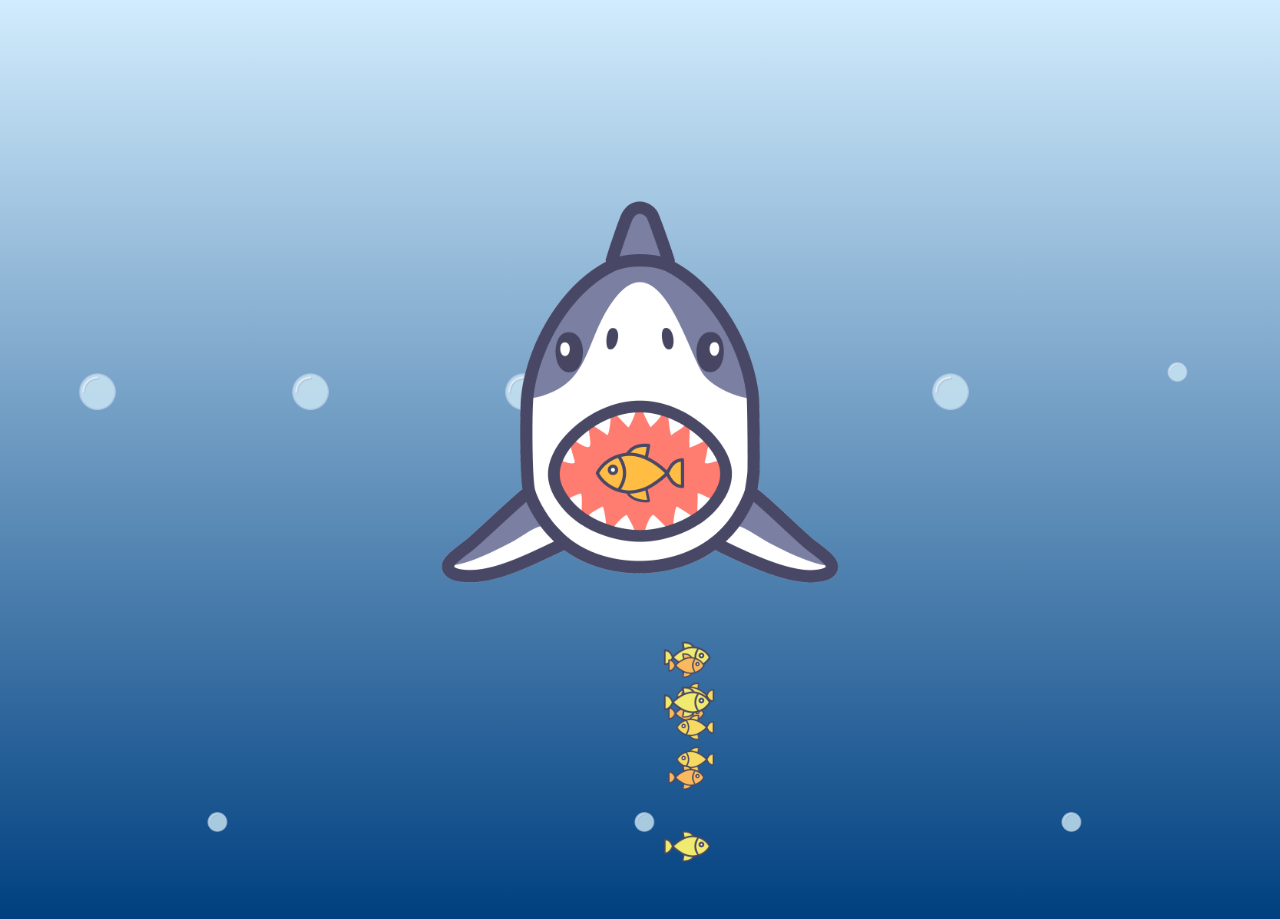
<file: index.html>
<!DOCTYPE html>
<!--[if lt IE 7]>      <html class="no-js lt-ie9 lt-ie8 lt-ie7"> <![endif]-->
<!--[if IE 7]>         <html class="no-js lt-ie9 lt-ie8"> <![endif]-->
<!--[if IE 8]>         <html class="no-js lt-ie9"> <![endif]-->
<!--[if gt IE 8]>      <html class="no-js"> <!--<![endif]-->
<html>
    <head>
        <meta charset="utf-8">
        <meta http-equiv="X-UA-Compatible" content="IE=edge">
        <title>🐠Welcome to The Feed 🐠</title>
        <link rel="icon" type="image/png" href="img/favicon.png" sizes="32x32">
        <meta name="description" content="The Feed website by Petra Helebrantová">
        <meta name="viewport" content="width=device-width, initial-scale=1">
        <link rel="stylesheet" href="css/style.css">
    </head>

    <body>
        <!--[if lt IE 7]>
            <p class="browsehappy">You are using an <strong>outdated</strong> browser. Please <a href="#">upgrade your browser</a> to improve your experience.</p>
        <![endif]-->
        <header>
            <div class="logo">
                <a href="thefeed.html">
                    <img src="img/logo.gif" alt="gif showing a cartoon shark with a fish in its mouth changing color from yellow to orange" width="400px">
                </a>
            </div>

            <div class="ocean">
                <img class="fish1" src="img/fish1.png" alt="fish" width="100" style="transform: scaleX(-1);">
                <img class="fish2" src="img/fish2.png" alt="fish" width="100">
                <img class="fish3" src="img/fish3.png" alt="fish" width="100" style="transform: scaleX(-1);">
                <img class="fish4" src="img/fish1.png" alt="fish" width="100" style="transform: scaleX(-1);">
                <img class="fish5" src="img/fish2.png" alt="fish" width="100">
                <img class="fish6" src="img/fish3.png" alt="fish" width="100" style="transform: scaleX(-1);">
                <img class="fish7" src="img/fish1.png" alt="fish" width="100" style="transform: scaleX(-1);">
                <img class="fish8" src="img/fish2.png" alt="fish" width="100">
                <img class="fish9" src="img/fish3.png" alt="fish" width="100" style="transform: scaleX(-1);">
            </div>  
            
            <div class="bubbles">
                <img class="bubble1" src="img/bubble1.png" alt="bubble">
                <img class="bubble2" src="img/bubble1.png" alt="bubble">
                <img class="bubble3" src="img/bubble1.png" alt="bubble">
                <img class="bubble4" src="img/bubble1.png" alt="bubble">
                <img class="bubble5" src="img/bubble1.png" alt="bubble">
                <img class="bubble6" src="img/bubble2.png" alt="bubble">
                <img class="bubble7" src="img/bubble2.png" alt="bubble">
                <img class="bubble8" src="img/bubble2.png" alt="bubble">
                <img class="bubble9" src="img/bubble2.png" alt="bubble">
            </div>
        </header>
       
    </body>
</html>
</file>
<file: css/style.css>
@import url('https://fonts.googleapis.com/css2?family=Lora:wght@400;700&display=swap');
@import url('https://fonts.googleapis.com/css2?family=Poppins:wght@400;700&display=swap');

body {
    background: linear-gradient(to bottom, #D1ECFD 0%, #004080 100%);
    margin: 0 auto;
    max-width: 100%;
}

header {
    text-align: center;
    margin-top: 15%;
}

main {
    max-width: 60%;
    margin-left: 25.5%;
    padding: 3%;
    display: flex;
    flex-direction: column;  
    justify-content: space-around;
    justify-content: center;
    align-items: center;
    flex-wrap: wrap;
    gap: 10px; 
}

nav {
    font-family: 'Lora', serif;
    background-color: #D1ECFD;
    max-width: 20%;
    min-width: fit-content;
    height: 100vh;
    padding: 3%;
    position:fixed;
    text-align: center;
}

footer {
    padding: 3%;
}

footer p {
    color:#D1ECFD;
    font-weight: bold;
    text-align:right;  
}

footer :hover{
    opacity: .5;
}

.row {
    display: flex;
    flex-direction: row;
}

.friends {
    background-color: rgba(72, 71, 99, 0.7);
    padding: 20px;
    border-radius: 50px;
}

.friends h1 {
    font-size: 1.5em;
    color: #ffffff; 
    font-family: 'Poppins', sans-serif;
    font-weight: bold; 
    margin-bottom: 20px;
    text-align: center;
}

.friends h4 {
    font-size: 1em;
    color: #F1EA54; 
    font-family: 'Lora', serif;
    margin: 10px 0;
    text-align: center;
}

.title {
    color: white; 
    font-size: 3em;
    font-weight: bold; 
    background-color: rgba(72, 71, 99, 0.7); 
    padding: 30px; 
    border-radius: 100px; 
    text-align: center;
}

h5 {
    font-family: 'Poppins', sans-serif;
    color: #484763;
    font-size: 1em;
    text-align: center;
    width: 70%;
}

h1 {
    font-family: 'Poppins', sans-serif;
}

section {
    background-color: rgba(255, 255, 255, 0.9); 
    color: #484763;
    padding: 20px; 
    border-radius: 20px; 
    margin: 3%;
    width: 60%;
    text-align: center;
}

main img, 
main video {
    border-radius: 20px;
    max-width: fit-content; 
}

main p {
    font-weight: 800;
}

#youtube {
    background-color: rgba(255, 255, 255, 0.9); 
    color: #484763;
    padding: 20px; 
    border-radius: 20px; 
    margin: 3%;
    width: 87%;
    text-align: center;
    align-content: center;
    max-width: fit-content;
}

#pinterest {
    background-color: rgba(255, 255, 255, 0.9); 
    color: #484763;
    padding: 20px; 
    border-radius: 20px; 
    margin: 3%;
    width: 87%;
    text-align: center;
    align-content: center;
}

nav img:hover {
    transform: scale(1.05); 
    opacity: 0.6; 
}

a {
    text-decoration: none;
    color: #484763;
    font-family: 'Poppins', sans-serif;
}

nav a {
    font-size: 1em;
    color: #F1EA54; 
    font-family: 'Lora', serif;
    margin: 10px 0;
    text-align: center;
    text-decoration: none;
}

.friends a :hover {
    color: #484763; 
}

section img:hover {
    transform: rotate(1deg);
}

section video:hover {
    transform: rotate(1deg);
}

/* Splash page */
.logo:hover {
    transform: scale(1.05); 
    opacity: 0.6; 
}

.ocean {
    position: relative;
    height: 20em; 
}

.fish1, .fish2, .fish3, .fish4, .fish5, .fish6, .fish7, .fish8, .fish9 {
    position: absolute; 
    top: 50%; 
    transform: translateY(-50%);
}

.fish1 {
    top: 1%; 
    animation: swim-right 20s linear infinite; 
}

.fish2 {
    top: 30%; 
    animation: swim-left 12s linear infinite; 
}

.fish3 {
    top: 20%;
    animation: swim-right 16s linear infinite;
}

.fish4 {
    top: 60%; 
    animation: swim-right 8s linear infinite;
}

.fish5 {
    top: 40%;
    animation: swim-left 11s linear infinite;
}

.fish6 {
    top: 5%; 
    animation: swim-right 10s linear infinite;
}

.fish7 {
    top: 15%;
    animation: swim-right 9s linear infinite;
}

.fish8 {
    top: 50%; 
    animation: swim-left 18s linear infinite;
}

.fish9 {
    top: 40%;
    animation: swim-right 10s linear infinite;
}

@keyframes swim-right {
    from {
        left: -100px;
    }
    to {
        left: 100%; 
    }
}

@keyframes swim-left {
    from {
        right: -100px; 
    }
    to {
        right: 100%; 
    }
}

.bubbles {
    position: absolute; 
    bottom: 0; 
    left: 0;
    width: 100vw; 
    height: 100vh;
    overflow: hidden; 
    display: flex;
    flex-wrap: wrap;
    justify-content: space-around; 
    align-items: flex-end; 
    z-index: -1; /* Keeps the bubbles behind other content */
}

.bubbles img {
    width: 200px;
    height: 200px; 
    opacity: 0.8; 
    object-fit: contain;
}

.bubble1 { animation: bubble-rise 20s linear infinite; }
.bubble2 { animation: bubble-rise 10s linear infinite; }
.bubble3 { animation: bubble-rise 15s linear infinite; }
.bubble4 { animation: bubble-rise 12s linear infinite; }
.bubble5 { animation: bubble-rise 30s linear infinite; }
.bubble6 { animation: bubble-rise 22s linear infinite; }
.bubble7 { animation: bubble-rise 14s linear infinite; }
.bubble8 { animation: bubble-rise 11s linear infinite; }
.bubble9 { animation: bubble-rise 17s linear infinite; }

@keyframes bubble-rise {
    0% {
        transform: translateY(0) scale(0.4);
        opacity: 0.8;
    }
    100% {
        transform: translateY(-100vh) scale(0.1);
        opacity: 0.2;
    }
}
</file>
